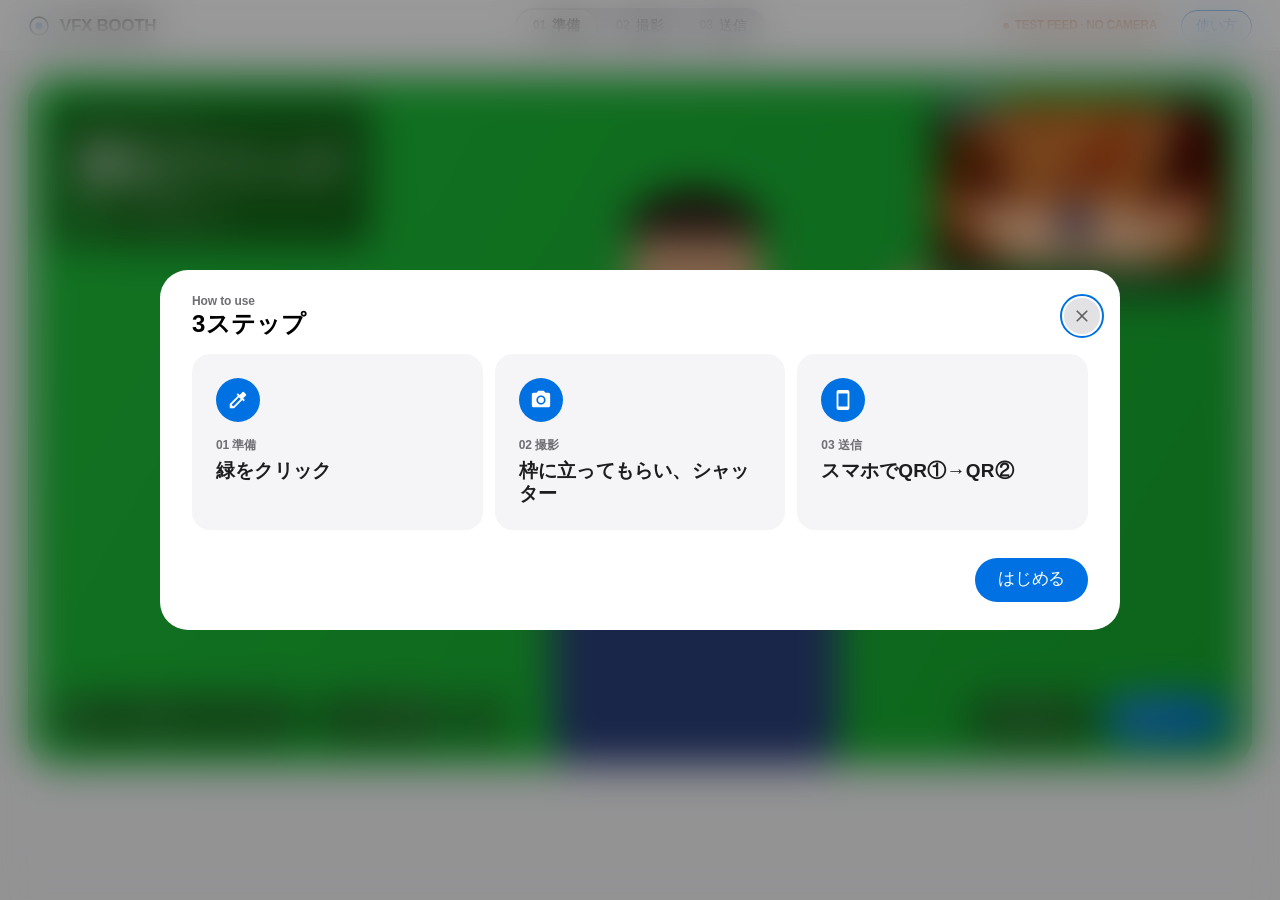
<file: index.html>
<!doctype html>
<html lang="ja">
<head>
<meta charset="utf-8">
<meta name="viewport" content="width=device-width,initial-scale=1">
<title>VFX BOOTH</title>
<link rel="stylesheet" href="m3.css">
<link rel="stylesheet" href="app.css">
</head>
<body>
<div class="bg" aria-hidden="true"><div class="limb"><i class="limb-glow"></i><i class="limb-core"></i></div></div>

<header class="nav">
  <div class="brand">
    <svg width="22" height="22" viewBox="0 0 32 32" aria-hidden="true"><circle cx="16" cy="16" r="13" fill="none" stroke="#1D1D1F" stroke-width="2.4"/><circle cx="16" cy="16" r="5" fill="#0071E3"/></svg>
    <span>VFX BOOTH</span>
  </div>
  <nav class="phases" id="phases" aria-label="手順">
    <button data-v="1"><span class="mono">01</span>準備</button>
    <button data-v="2"><span class="mono">02</span>撮影</button>
    <button data-v="3"><span class="mono">03</span>送信</button>
  </nav>
  <div class="nav-end">
    <span id="camChip" class="chip warn">CAMERA</span>
    <button id="helpBtn" class="btn outlined" style="height:44px">使い方</button>
  </div>
</header>

<!-- 01 準備 -->
<main class="view" id="v1" hidden>
  <div class="frame">
    <canvas id="raw" width="1280" height="720"></canvas>
    <div class="matte" id="matteBox"></div>
    <div class="ring" id="ring"></div>
    <div class="panel tl">
      <div class="eyebrow">Step 01 · Chroma key</div>
      <div class="display" id="setTitle">緑をクリック</div>
      <div class="swatch-row"><span id="swatch" class="swatch"></span><span class="eyebrow" id="setSub">画面の緑の背景</span></div>
    </div>
    <div class="preview">
      <canvas id="prev" width="640" height="360"></canvas>
      <div class="eyebrow">Result</div>
    </div>
    <div class="bar bl">
      <label class="pill-select"><i data-ic="camera"></i><select id="camSel" aria-label="カメラ"></select></label>
      <button id="matteBtn" class="btn outlined dim" aria-pressed="false"><i data-ic="crop"></i>抜く範囲</button>
      <button id="matteReset" class="btn text" hidden>全体に戻す</button>
      <button id="tuneBtn" class="icon-btn" aria-label="微調整"><i data-ic="tune"></i></button>
    </div>
    <div class="bar br">
      <button id="autoKey" class="btn outlined dim">自動で取る</button>
      <button id="toLive" class="btn filled">撮影へ<i data-ic="next"></i></button>
    </div>
  </div>
</main>

<!-- 02 撮影 -->
<main class="view" id="v2" hidden>
  <div class="frame live">
    <canvas id="stage" width="1280" height="720"></canvas>
    <div class="standbox"></div><div class="standtag mono">立ち位置</div>
    <div class="livetag mono"><i></i>LIVE</div>
    <div id="count" class="count" aria-live="assertive"></div>
    <div id="flash" class="flash"></div>
    <div class="scrim"></div>
    <div class="controls">
      <div class="col scenes-col">
        <div class="eyebrow">Scene <b id="sceneName"></b></div>
        <div id="scenes" class="lenses"></div>
      </div>
      <div class="col mid">
        <div class="shutter-row">
          <span class="sp"></span>
          <button id="shoot" class="shutter" aria-label="撮影スタート"><i data-ic="camera"></i></button>
          <button id="cdBtn" class="timer mono" aria-label="カウントダウン">3s</button>
        </div>
        <div class="eyebrow">Shoot · Space</div>
      </div>
      <div class="col last-col">
        <div class="eyebrow" id="lastLabel">Last shot</div>
        <div class="last-row">
          <button id="sendNav" class="btn filled" disabled>スマホへ送る</button>
          <button id="lastThumb" class="last-thumb" aria-label="さっきの写真を見る" disabled><span class="empty">NO SHOT</span></button>
        </div>
      </div>
    </div>
  </div>
</main>

<!-- 03 送信 -->
<main class="view" id="v3" hidden>
  <div class="send">
    <section class="s-col s1">
      <div class="eyebrow">01</div>
      <div class="display h">ページを開く</div>
      <div class="qr small"><canvas id="qr1"></canvas></div>
      <label class="field" style="margin-top:8px"><span>URL</span><input id="recvUrl" spellcheck="false" aria-label="受信ページのアドレス"></label>
    </section>
    <section class="s-col s2">
      <div class="eyebrow acid">02</div>
      <div class="display h">ページで読み取る</div>
      <div class="qr big"><canvas id="qr2"></canvas><div id="qrBadge" class="qr-badge mono"></div></div>
      <div class="prog"><div id="progBar"></div></div>
    </section>
    <section class="s-col s3">
      <div class="eyebrow" id="photoLabel">Photo</div>
      <img id="sendImg" class="send-img" alt="送る写真">
      <div id="sendInfo" class="eyebrow"></div>
      <div class="note"><i data-ic="lock"></i>ネットには送られません</div>
      <div class="s3-actions">
        <button id="backLive" class="btn filled">撮影に戻る</button>
        <button id="sPause" class="icon-btn" aria-label="一時停止"><i data-ic="pause"></i></button>
        <button id="showBig" class="icon-btn" aria-label="画面で見せる"><i data-ic="image"></i></button>
        <button id="optBtn" class="icon-btn" aria-label="画質と速さ"><i data-ic="tune"></i></button>
      </div>
    </section>
  </div>
</main>

<!-- 撮影結果 -->
<dialog id="resDlg">
  <div class="dlg-head"><div><div class="eyebrow">Result</div><div class="headline-s">撮影できました</div></div><button class="icon-btn" data-close aria-label="閉じる"><i data-ic="close"></i></button></div>
  <div class="dlg-body"><img id="resImg" class="res-img" alt="撮影した写真"></div>
  <div class="dlg-actions">
    <button id="retake" class="btn text">撮り直す</button>
    <button id="saveBtn" class="btn tonal"><i data-ic="download"></i>PCに保存</button>
    <button id="sendBtn" class="btn filled"><i data-ic="phone"></i>スマホへ送る</button>
  </div>
</dialog>

<!-- 微調整 -->
<dialog id="tuneDlg" style="max-width:480px">
  <div class="dlg-head"><div><div class="eyebrow">Fine tune</div><div class="headline-s">微調整</div></div><button class="icon-btn" data-close aria-label="閉じる"><i data-ic="close"></i></button></div>
  <div class="dlg-body">
    <div class="slider"><label for="sim">消す強さ</label><output id="simO"></output><input id="sim" type="range" min="0.02" max="0.40" step="0.005"><small>体まで消えたら下げる／緑が残ったら上げる</small></div>
    <div class="slider"><label for="smo">ふちのなめらかさ</label><output id="smoO"></output><input id="smo" type="range" min="0.01" max="0.30" step="0.005"></div>
    <div class="slider"><label for="spill">緑のにじみを消す</label><output id="spillO"></output><input id="spill" type="range" min="0" max="1" step="0.05"></div>
    <div class="slider"><label for="pscale">人の大きさ</label><output id="pscaleO"></output><input id="pscale" type="range" min="0.4" max="1.6" step="0.01"></div>
    <div class="slider"><label for="px">位置 左右</label><output id="pxO"></output><input id="px" type="range" min="-0.5" max="0.5" step="0.01"></div>
    <div class="slider"><label for="py">位置 上下</label><output id="pyO"></output><input id="py" type="range" min="-0.3" max="0.4" step="0.01"></div>
    <div class="slider"><label for="amt">シーンの色になじませる</label><output id="amtO"></output><input id="amt" type="range" min="0" max="0.8" step="0.01"></div>
    <label class="switch">左右反転(鏡)<input id="mirror" type="checkbox" checked></label>
    <label class="switch">背景を動かす<input id="anim" type="checkbox" checked></label>
  </div>
  <div class="dlg-actions"><button id="resetSet" class="btn text">リセット</button><button class="btn filled" data-close>OK</button></div>
</dialog>

<!-- 送信オプション -->
<dialog id="optDlg" style="max-width:480px">
  <div class="dlg-head"><div><div class="eyebrow">Transfer</div><div class="headline-s">画質と速さ</div></div><button class="icon-btn" data-close aria-label="閉じる"><i data-ic="close"></i></button></div>
  <div class="dlg-body" style="display:flex;flex-direction:column;gap:16px">
    <div><div class="eyebrow" style="margin-bottom:8px">画質</div>
      <div class="seg" id="qltSeg"><button data-v="480">かんたん</button><button data-v="640">ふつう</button><button data-v="960">きれい</button></div></div>
    <div><div class="eyebrow" style="margin-bottom:8px">速さ</div>
      <div class="seg" id="spdSeg"><button data-v="4">ゆっくり</button><button data-v="6">ふつう</button><button data-v="8">速い</button></div></div>
    <p class="body-m muted">読み取れない時は「ゆっくり」に。画面を明るくして、30cmほど離して。</p>
  </div>
  <div class="dlg-actions"><button class="btn filled" data-close>OK</button></div>
</dialog>

<!-- 使い方 -->
<dialog id="helpDlg">
  <div class="dlg-head"><div><div class="eyebrow">How to use</div><div class="headline-s">3ステップ</div></div><button class="icon-btn" data-close aria-label="閉じる"><i data-ic="close"></i></button></div>
  <div class="dlg-body">
    <div class="how">
      <div class="how-c"><div class="how-ic"><i data-ic="pick"></i></div><div class="eyebrow">01 準備</div><div class="title-m">緑をクリック</div></div>
      <div class="how-c"><div class="how-ic"><i data-ic="camera"></i></div><div class="eyebrow">02 撮影</div><div class="title-m">枠に立ってもらい、シャッター</div></div>
      <div class="how-c"><div class="how-ic"><i data-ic="phone"></i></div><div class="eyebrow">03 送信</div><div class="title-m">スマホでQR①→QR②</div></div>
    </div>
  </div>
  <div class="dlg-actions"><button class="btn filled" data-close>はじめる</button></div>
</dialog>

<div id="snack" role="status"></div>
<script src="vendor/qrcode.js"></script>
<script src="config.js"></script>
<script src="common.js"></script>
<script src="fx.js"></script>
<script src="app.js"></script>
</body>
</html>
</file>
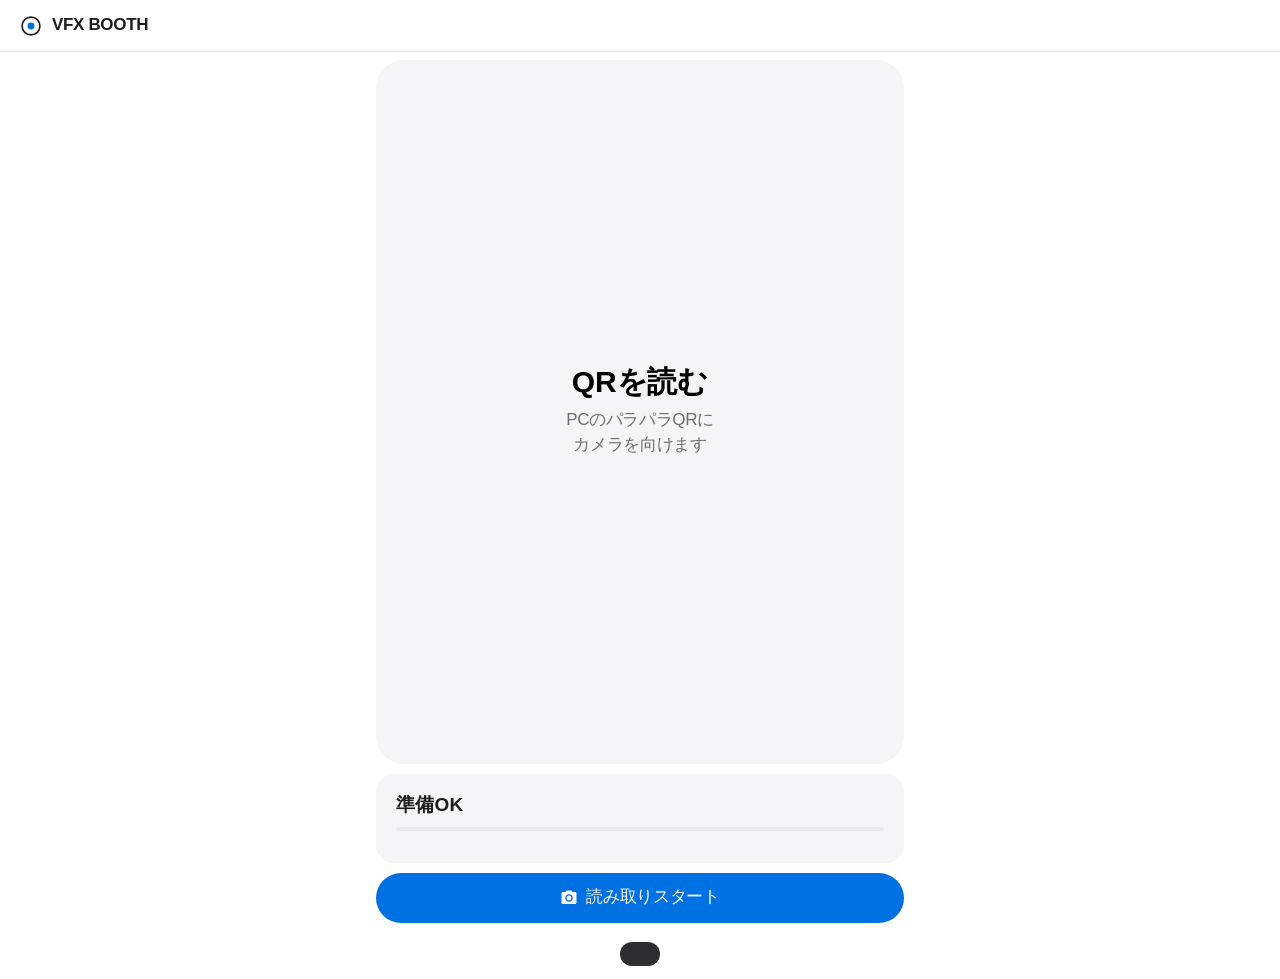
<file: receive.html>
<!doctype html>
<html lang="ja">
<head>
<meta charset="utf-8">
<meta name="viewport" content="width=device-width,initial-scale=1,viewport-fit=cover">
<meta name="theme-color" content="#000000">
<title>VFX BOOTH 受信</title>
<link rel="stylesheet" href="m3.css">
<style>
body { background: var(--canvas); padding-bottom: 40px; }
.bar { position: sticky; top: 0; z-index: 5; display: flex; align-items: center; gap: 10px; height: 52px; padding: 0 20px; background: rgba(255,255,255,.8); backdrop-filter: saturate(180%) blur(20px); border-bottom: 1px solid rgba(0,0,0,.08); }
.bar .title-m { font-size: 17px; letter-spacing: -.02em; }
main { max-width: 560px; margin: 0 auto; padding: 8px 16px 16px; display: flex; flex-direction: column; gap: 14px; }
.cam { position: relative; border-radius: var(--r-xl); overflow: hidden; background: var(--surface); aspect-ratio: 3/4; }
.cam video { width: 100%; height: 100%; object-fit: cover; display: block; }
.cam .guide { position: absolute; inset: 10% 8%; border: 2px dashed rgba(255,255,255,.7); border-radius: var(--r-m); box-shadow: 0 0 0 999px rgba(0,0,0,.32); pointer-events: none; transition: border-color .15s; }
.cam .guide.hit { border: 3px solid var(--primary); box-shadow: 0 0 0 999px rgba(0,0,0,.32), 0 0 0 6px rgba(0,113,227,.3); }
.cam .ph { position: absolute; inset: 0; display: grid; place-items: center; text-align: center; padding: 24px; }
.cam .hint { position: absolute; left: 12px; right: 12px; bottom: 12px; padding: 10px 14px; border-radius: 999px; background: rgba(29,29,31,.72); backdrop-filter: blur(20px); color: #fff; font-size: 14px; font-weight: 600; text-align: center; }
.stat { display: flex; align-items: baseline; justify-content: space-between; gap: 12px; }
.grid { display: grid; grid-template-columns: repeat(auto-fill, minmax(16px, 1fr)); gap: 4px; margin-top: 12px; }
.grid i { aspect-ratio: 1; border-radius: 3px; background: var(--sc-highest); transition: background .15s; }
.grid i.on { background: var(--primary); }
.prog { height: 4px; border-radius: 2px; background: var(--sc-highest); overflow: hidden; margin-top: 10px; }
.prog > div { height: 100%; width: 0; background: var(--primary); transition: width .15s; }
.done { text-align: center; }
.done img { width: 100%; border-radius: var(--r-xl); display: block; -webkit-touch-callout: default; }
.row { display: flex; flex-direction: column; gap: 10px; }
.btn { height: 50px; width: 100%; }
.ph .display { color: var(--ink); }
</style>
</head>
<body>
<div class="bar"><svg width="22" height="22" viewBox="0 0 32 32" aria-hidden="true"><circle cx="16" cy="16" r="13" fill="none" stroke="#1D1D1F" stroke-width="2.4"/><circle cx="16" cy="16" r="5" fill="#0071E3"/></svg><span class="title-m">VFX BOOTH</span></div>
<main>
  <div id="scan" class="row">
    <div class="cam">
      <video id="v" playsinline muted></video>
      <div class="guide" id="guide" hidden></div>
      <div class="ph" id="ph"><div><div class="display" style="font-size:30px">QRを読む</div><div class="body-m muted" style="margin-top:10px">PCのパラパラQRに<br>カメラを向けます</div></div></div>
      <div class="hint" id="hint" hidden></div>
    </div>
    <div class="card">
      <div class="stat"><div class="title-m" id="msg">準備OK</div><div class="label-l mono" id="cnt" style="color:var(--primary)"></div></div>
      <div class="prog"><div id="bar"></div></div>
      <div class="grid" id="grid"></div>
    </div>
    <button id="start" class="btn filled"><i data-ic="camera"></i>読み取りスタート</button>
  </div>
  <div id="result" class="done" hidden>
    <div class="chip ok" style="margin-bottom:12px">DONE · 全部集まりました</div>
    <img id="img" alt="受け取った写真">
    <p class="body-m muted" style="margin:10px 0">写真を長押しして「写真に追加」でも保存できます</p>
    <div class="row">
      <a id="dl" class="btn filled" download="vfx"><i data-ic="download"></i>保存する</a>
      <button id="share" class="btn tonal" hidden><i data-ic="share"></i>共有・写真に追加</button>
      <button id="again" class="btn outlined"><i data-ic="replay"></i>次の写真を受け取る</button>
    </div>
  </div>
</main>
<div id="snack"></div>
<script src="vendor/zbar.js"></script>
<script src="vendor/jsQR.js"></script>
<script src="common.js"></script>
<script>
'use strict';
const $ = s => document.querySelector(s);
VFX.hydrateIcons();
const v = $('#v');
let stream = null, running = false, dec = null, blobUrl = null, lastHit = 0, lastNew = 0, startedAt = 0;
const cv = document.createElement('canvas'), cx = cv.getContext('2d', { willReadFrequently: true });
// 読み取りは ZBar(WebAssembly)。ぼけ・ノイズ・傾きに強い。読み込めない時だけ jsQR に切り替える。
let useZbar = typeof zbarWasm !== 'undefined';

function snack(m) { const e = $('#snack'); e.textContent = m; e.classList.add('show'); clearTimeout(snack.t); snack.t = setTimeout(() => e.classList.remove('show'), 2800); }
function resetState() {
  dec = null; $('#grid').innerHTML = ''; $('#bar').style.width = '0'; $('#cnt').textContent = '';
  $('#msg').textContent = 'QRを探しています…'; lastNew = performance.now();
}
function onText(text) {
  const f = VFX.parseFrame(text); if (!f) return;
  lastHit = performance.now();
  if (!dec || dec.sess !== f.sess) {
    resetState(); dec = new VFX.Decoder(f);
    $('#grid').innerHTML = '<i></i>'.repeat(Math.min(f.K, 400));
  }
  if (dec.add(f)) {
    lastNew = performance.now();
    const cells = $('#grid').children;
    for (let i = 0; i < cells.length; i++) cells[i].classList.toggle('on', i < dec.n);
    $('#cnt').textContent = `${dec.n} / ${dec.K}`;
    $('#bar').style.width = (dec.n / dec.K * 100) + '%';
    $('#msg').textContent = '読み取り中… そのまま';
    if (navigator.vibrate) navigator.vibrate(6);
    if (dec.done) finish();
  }
}
function finish() {
  const bytes = dec.result();
  if (!bytes) { snack('うまくつながらなかったのでやり直します'); resetState(); return; }
  const mime = VFX.sniffMime(bytes), blob = new Blob([bytes], { type: mime });
  if (blobUrl) URL.revokeObjectURL(blobUrl); blobUrl = URL.createObjectURL(blob);
  const ext = mime === 'image/webp' ? 'webp' : mime === 'image/png' ? 'png' : 'jpg';
  $('#img').src = blobUrl; $('#dl').href = blobUrl; $('#dl').download = 'vfx.' + ext;
  const f = new File([blob], 'vfx.' + ext, { type: mime });
  $('#share').hidden = !(navigator.canShare && navigator.canShare({ files: [f] }));
  $('#share').onclick = () => navigator.share({ files: [f] }).catch(() => {});
  stopCam(); $('#scan').hidden = true; $('#result').hidden = false;
}
function stopCam() { running = false; if (stream) stream.getTracks().forEach(t => t.stop()); stream = null; v.srcObject = null; $('#guide').hidden = true; $('#hint').hidden = true; $('#ph').hidden = false; }

async function startCam() {
  if (!navigator.mediaDevices || !navigator.mediaDevices.getUserMedia) { snack('この接続ではカメラが使えません'); return; }
  try {
    stream = await navigator.mediaDevices.getUserMedia({ video: { facingMode: { ideal: 'environment' }, width: { ideal: 1920 }, height: { ideal: 1080 } }, audio: false });
  } catch (e) { snack('カメラを許可してください (' + (e.name || e) + ')'); return; }
  try { await stream.getVideoTracks()[0].applyConstraints({ advanced: [{ focusMode: 'continuous' }] }); } catch (e) {}
  v.srcObject = stream; await v.play(); $('#ph').hidden = true; $('#guide').hidden = false;
  resetState(); startedAt = performance.now(); running = true; loop();
}
function hint() {
  const now = performance.now(), h = $('#hint'), g = $('#guide');
  g.classList.toggle('hit', now - lastHit < 400);
  let t = '';
  if (!dec) t = now - startedAt > 8000 ? 'QRが見つかりません。PCの画面を明るくして、枠いっぱいに' : now - startedAt > 3000 ? '少し離して、QR全体を枠に入れて' : '';
  else if (now - lastNew > 2500) t = 'QRが読めていません。距離とピントを調整して';
  h.hidden = !t; h.textContent = t;
}
let busy = false;
async function loop() {
  if (!running) return;
  if (!busy && v.videoWidth) {
    busy = true;
    try {
      const sc = Math.min(1, 1280 / v.videoWidth); cv.width = Math.round(v.videoWidth * sc); cv.height = Math.round(v.videoHeight * sc);
      cx.drawImage(v, 0, 0, cv.width, cv.height);
      const d = cx.getImageData(0, 0, cv.width, cv.height);
      if (useZbar) {
        const syms = await zbarWasm.scanImageData(d);
        syms.forEach(y => onText(y.decode()));
      } else {
        const r = jsQR(d.data, d.width, d.height, { inversionAttempts: 'dontInvert' });
        if (r && r.data) onText(r.data);
      }
    } catch (e) { useZbar = false; }   // ZBarが動かない端末では jsQR に切り替える
    busy = false;
  }
  hint();
  requestAnimationFrame(loop);
}
$('#start').onclick = startCam;
$('#again').onclick = () => { $('#result').hidden = true; $('#scan').hidden = false; resetState(); startCam(); };
</script>
</body>
</html>
</file>
<file: m3.css>
/* VFX BOOTH — 共通デザイン(apple.com DESIGN.md 準拠)
   白 / #F5F5F7 の面、アクセントは青 #0071E3 だけ。影ではなく面の色で奥行き、押すものはピル。
   書体は SF Pro(Mac の system-ui)+ ヒラギノ角ゴ。大きい見出しは字間を詰める。 */
:root {
  color-scheme: light;
  --primary: #0071E3; --primary-hover: #0077ED; --primary-active: #006EDB; --on-primary: #fff;
  --accent: #2997FF; --link: #0066CC;
  --canvas: #fff; --surface: #F5F5F7; --surface-raised: #EBEBED; --neutral-2: #E8E8ED;
  --ink: #000; --body: #1D1D1F; --muted: #6E6E73; --hairline: #D2D2D7;
  --on-surface: var(--body); --on-surface-variant: var(--muted); --outline: #86868B; --outline-variant: var(--hairline); --line-2: var(--hairline);
  --sc-low: var(--surface); --sc-high: var(--canvas); --sc-highest: var(--neutral-2);
  --error: #E30000;
  --r-xs: 8px; --r-s: 11px; --r-m: 18px; --r-l: 18px; --r-xl: 28px; --r-full: 980px;
  --ease: cubic-bezier(.25, .1, .25, 1);
  --font: -apple-system, BlinkMacSystemFont, "SF Pro Text", "Hiragino Sans", "Hiragino Kaku Gothic ProN", "Helvetica Neue", "Noto Sans JP", "Yu Gothic UI", sans-serif;
  --display: -apple-system, BlinkMacSystemFont, "SF Pro Display", "Hiragino Sans", "Hiragino Kaku Gothic ProN", "Helvetica Neue", "Noto Sans JP", "Yu Gothic UI", sans-serif;
  --mono: ui-monospace, "SF Mono", Menlo, monospace;
}
*, *::before, *::after { box-sizing: border-box; margin: 0; -webkit-tap-highlight-color: transparent; }
[hidden] { display: none !important; }
html, body { min-height: 100%; }
body { font-family: var(--font); background: var(--canvas); color: var(--body); font-size: 17px; line-height: 1.47; letter-spacing: -.022em; -webkit-font-smoothing: antialiased; line-break: strict; }
.ic { width: 24px; height: 24px; fill: currentColor; flex: none; }

/* 書体: 見出しは 600、本文は 400。大きいほど行間を詰め字間をマイナスに */
.display { font-family: var(--display); font-weight: 600; font-size: 48px; line-height: 1.08; letter-spacing: -.003em; color: var(--ink); }
.headline-s { font: 600 24px/1.17 var(--display); letter-spacing: .009em; color: var(--ink); }
.title-l { font: 600 28px/1.14 var(--display); letter-spacing: .007em; }
.title-m { font: 600 19px/1.21 var(--display); letter-spacing: .012em; }
.body-m { font-size: 17px; line-height: 1.47; }
.label-l { font-size: 14px; line-height: 1.29; font-weight: 600; letter-spacing: -.016em; }
.label-m { font-size: 12px; line-height: 1.33; font-weight: 600; letter-spacing: -.01em; }
.mono { font-family: var(--font); font-variant-numeric: tabular-nums; }
.eyebrow { font: 600 12px/1.33 var(--font); letter-spacing: -.01em; color: var(--muted); }
.muted { color: var(--muted); }

button, a.btn { font: inherit; color: inherit; border: 0; background: none; cursor: pointer; text-decoration: none; }
:focus-visible { outline: 2px solid var(--primary); outline-offset: 2px; }

/* ボタン: 主=青ピル / 副=線ピル / トーナル=グレー面 */
.btn { position: relative; display: inline-flex; align-items: center; justify-content: center; gap: 8px; height: 44px; padding: 0 22px; border-radius: var(--r-full); border: 1px solid transparent; font-size: 17px; font-weight: 400; letter-spacing: -.022em; white-space: nowrap; user-select: none; touch-action: manipulation; transition: background-color .2s var(--ease), color .2s var(--ease), border-color .2s var(--ease), opacity .2s; }
.btn .ic { width: 18px; height: 18px; }
.btn.filled { background: var(--primary); color: var(--on-primary); }
.btn.filled:hover { background: var(--primary-hover); }
.btn.filled:active { background: var(--primary-active); }
.btn.tonal { background: var(--surface); color: var(--body); }
.btn.tonal:hover { background: var(--neutral-2); }
.btn.outlined { border-color: var(--link); color: var(--link); }
.btn.outlined:hover { background: var(--link); color: #fff; }
.btn.text { color: var(--link); padding: 0 12px; }
.btn.text:hover { text-decoration: underline; }
.btn.block { width: 100%; }
.btn[disabled], .btn[aria-disabled="true"] { opacity: .32; pointer-events: none; }
.icon-btn { width: 36px; height: 36px; border-radius: 50%; display: inline-grid; place-items: center; background: rgba(210,210,215,.64); color: rgba(0,0,0,.56); transition: background-color .2s var(--ease), color .2s; }
.icon-btn .ic { width: 20px; height: 20px; }
.icon-btn:hover { background: rgba(210,210,215,.9); color: var(--ink); }

.seg { display: inline-flex; padding: 2px; background: var(--neutral-2); border-radius: var(--r-s); }
.seg button { height: 32px; padding: 0 16px; font-size: 14px; border-radius: 9px; display: inline-flex; align-items: center; gap: 8px; color: var(--body); transition: background-color .2s; }
.seg button[aria-pressed="true"] { background: var(--canvas); font-weight: 600; box-shadow: 0 1px 3px rgba(0,0,0,.12); }
.chip { display: inline-flex; align-items: center; gap: 6px; height: 28px; padding: 0 12px; border-radius: var(--r-full); font-size: 12px; font-weight: 600; background: var(--surface); color: var(--muted); }
.chip::before { content: ""; width: 6px; height: 6px; border-radius: 50%; background: currentColor; }
.chip.ok { color: #1D8A3A; }
.chip.warn { color: #B64400; }

.card { background: var(--surface); border-radius: var(--r-l); padding: 20px; }
.field { position: relative; display: block; }
.field > span { display: block; margin-bottom: 6px; font-size: 12px; font-weight: 600; color: var(--muted); }
.field select, .field input { width: 100%; height: 44px; border: 1px solid var(--hairline); border-radius: var(--r-s); background: var(--canvas); padding: 0 14px; font: inherit; font-size: 14px; color: var(--body); }
.field select:focus, .field input:focus { outline: 0; border-color: var(--primary); box-shadow: 0 0 0 3px rgba(0,113,227,.25); }

.slider { display: grid; grid-template-columns: 1fr auto; align-items: center; margin: 6px 0; }
.slider label { font-size: 14px; }
.slider output { font-size: 14px; color: var(--muted); font-variant-numeric: tabular-nums; }
.slider input { grid-column: 1 / -1; }
.slider small { grid-column: 1 / -1; color: var(--muted); font-size: 12px; }
input[type=range] { -webkit-appearance: none; appearance: none; width: 100%; height: 28px; background: transparent; cursor: pointer; --pct: 50%; }
input[type=range]::-webkit-slider-runnable-track { height: 4px; border-radius: 2px; background: linear-gradient(to right, var(--primary) var(--pct), var(--hairline) var(--pct)); }
input[type=range]::-webkit-slider-thumb { -webkit-appearance: none; width: 22px; height: 22px; margin-top: -9px; border-radius: 50%; background: #fff; box-shadow: 0 0 0 .5px rgba(0,0,0,.12), 0 2px 6px rgba(0,0,0,.2); }
.switch { display: flex; align-items: center; justify-content: space-between; gap: 12px; min-height: 44px; font-size: 14px; border-top: 1px solid var(--hairline); }
.switch input { appearance: none; width: 51px; height: 31px; border-radius: 16px; background: var(--neutral-2); position: relative; cursor: pointer; transition: background-color .2s; flex: none; }
.switch input::after { content: ""; position: absolute; top: 2px; left: 2px; width: 27px; height: 27px; border-radius: 50%; background: #fff; box-shadow: 0 2px 6px rgba(0,0,0,.2); transition: left .2s var(--ease); }
.switch input:checked { background: #34C759; }
.switch input:checked::after { left: 22px; }

dialog { margin: auto; border: 0; padding: 0; border-radius: var(--r-xl); background: var(--canvas); color: var(--body); max-width: min(960px, calc(100vw - 32px)); width: 100%; max-height: calc(100vh - 32px); overflow: auto; }
dialog::backdrop { background: rgba(0,0,0,.4); backdrop-filter: blur(20px); }
dialog[open] { animation: pop .35s var(--ease) both; }
@keyframes pop { from { opacity: 0; transform: scale(.97); } }
.dlg-head { display: flex; align-items: center; gap: 8px; padding: 24px 20px 8px 32px; }
.dlg-head > div:first-child { flex: 1; min-width: 0; }
.dlg-body { padding: 8px 32px 16px; }
.dlg-actions { display: flex; gap: 10px; justify-content: flex-end; padding: 12px 32px 28px; flex-wrap: wrap; }

#snack { position: fixed; left: 50%; bottom: 24px; transform: translate(-50%, 90px); background: rgba(29,29,31,.92); backdrop-filter: blur(20px); color: #fff; padding: 12px 20px; border-radius: var(--r-full); font-size: 14px; transition: transform .3s var(--ease); z-index: 99; max-width: 92vw; }
#snack.show { transform: translate(-50%, 0); }
@media (prefers-reduced-motion: reduce) { * { animation: none !important; transition: none !important; } }
</file>
<file: app.css>
html, body { height: 100%; overflow: hidden; background: var(--canvas); }
.bg { display: none; }

/* ナビ: 半透明の白 + ぼかし、44px */
.nav { position: relative; z-index: 5; height: 52px; display: flex; align-items: center; gap: 32px; padding: 0 28px; background: rgba(255,255,255,.8); backdrop-filter: saturate(180%) blur(20px); border-bottom: 1px solid rgba(0,0,0,.08); }
.brand { display: flex; align-items: center; gap: 10px; flex: 1; font: 600 17px var(--display); letter-spacing: -.02em; color: var(--ink); }
.phases { display: flex; gap: 4px; padding: 2px; background: var(--neutral-2); border-radius: var(--r-full); }
.phases button { display: flex; align-items: center; gap: 6px; font-size: 14px; color: var(--body); height: 32px; padding: 0 16px; border-radius: var(--r-full); transition: background-color .2s, color .2s; }
.phases button .mono { color: var(--muted); font-size: 12px; }
.phases button:hover { color: var(--ink); }
.phases button.on { background: var(--canvas); color: var(--ink); font-weight: 600; box-shadow: 0 1px 3px rgba(0,0,0,.12); }
.nav-end { flex: 1; display: flex; align-items: center; justify-content: flex-end; gap: 12px; }
.nav-end .btn { height: 32px !important; padding: 0 14px; font-size: 14px; }

.view { position: relative; z-index: 2; height: calc(100vh - 52px); padding: 24px 28px 28px; display: flex; justify-content: center; align-items: flex-start; background: var(--surface); }
.frame { position: relative; width: min(100%, calc((100vh - 52px - 52px) * 16 / 9)); aspect-ratio: 16 / 9; border-radius: var(--r-xl); overflow: hidden; background: #000; }
.frame > canvas { position: absolute; inset: 0; width: 100%; height: 100%; display: block; }
#raw { cursor: crosshair; }

/* 映像の上に置くもの: 暗い半透明の素材(ガラス) */
.glass, .panel, .bar .btn.dim, .pill-select, .bar .icon-btn, .timer, .standtag { background: rgba(29,29,31,.62); backdrop-filter: saturate(180%) blur(20px); color: #fff; }

/* 01 準備 */
.ring { position: absolute; width: 96px; height: 96px; margin: -48px 0 0 -48px; left: 26%; top: 40%; border-radius: 50%; border: 2px solid #fff; box-shadow: 0 0 0 6px rgba(255,255,255,.2); pointer-events: none; }
.ring::after { content: ""; position: absolute; inset: -2px; border-radius: 50%; border: 2px solid #fff; animation: ping 1.8s var(--ease) infinite; }
.ring.off { display: none; }
@keyframes ping { 0% { transform: scale(.6); opacity: 1; } 100% { transform: scale(1.6); opacity: 0; } }
.panel { position: absolute; padding: 20px 26px 22px; border-radius: var(--r-m); }
.panel .eyebrow { color: rgba(255,255,255,.64); }
.panel.tl { left: 24px; top: 24px; }
.panel .display { margin-top: 6px; font-size: clamp(28px, 3.4vw, 48px); color: #fff; }
.swatch-row { display: flex; align-items: center; gap: 10px; margin-top: 14px; }
.swatch-row .eyebrow { color: rgba(255,255,255,.8); }
.swatch { width: 22px; height: 22px; border-radius: 50%; box-shadow: 0 0 0 2px rgba(255,255,255,.8); background: #2c2; flex: none; }
.preview { position: absolute; right: 24px; top: 24px; width: 24%; border-radius: var(--r-m); overflow: hidden; background: rgba(29,29,31,.62); backdrop-filter: blur(20px); }
.preview canvas { display: block; width: 100%; aspect-ratio: 16/9; }
.preview .eyebrow { padding: 8px 14px; color: rgba(255,255,255,.8); }
.bar { position: absolute; bottom: 24px; display: flex; align-items: center; gap: 10px; }
.bar.bl { left: 24px; } .bar.br { right: 24px; }
.bar .btn.dim { border: 0; }
.bar .btn.dim:hover { background: rgba(29,29,31,.8); color: #fff; }
.pill-select { position: relative; display: inline-flex; align-items: center; gap: 8px; height: 44px; padding: 0 18px; border-radius: var(--r-full); }
.pill-select .ic { width: 16px; height: 16px; }
.pill-select select { appearance: none; background: none; border: 0; color: #fff; font: inherit; font-size: 14px; max-width: 220px; cursor: pointer; }
.pill-select select option { color: #000; }
.bar .icon-btn { width: 44px; height: 44px; }

/* 02 撮影 */
.standbox { position: absolute; left: 50%; top: 9%; bottom: 29%; width: 36%; transform: translateX(-50%); border: 1.5px dashed rgba(255,255,255,.7); border-radius: var(--r-m); pointer-events: none; }
.standtag { position: absolute; left: 50%; top: 5%; transform: translateX(-50%); height: 26px; padding: 0 12px; border-radius: var(--r-full); font-size: 12px; font-weight: 600; line-height: 26px; }
.livetag { position: absolute; left: 20px; top: 20px; display: flex; align-items: center; gap: 6px; height: 26px; padding: 0 10px; border-radius: var(--r-full); background: rgba(29,29,31,.62); backdrop-filter: blur(20px); font-size: 12px; font-weight: 600; color: #fff; }
.livetag i { width: 7px; height: 7px; border-radius: 50%; background: #FF3B30; animation: blink 1.6s infinite; }
@keyframes blink { 50% { opacity: .3; } }
.scrim { position: absolute; left: 0; right: 0; bottom: 0; height: 36%; background: linear-gradient(to top, rgba(0,0,0,.7), transparent); pointer-events: none; }
.controls { position: absolute; left: 28px; right: 28px; bottom: 24px; display: grid; grid-template-columns: minmax(0,1fr) auto minmax(0,1fr); align-items: end; gap: 24px; }
.controls .eyebrow { color: rgba(255,255,255,.72); }
.col { display: flex; flex-direction: column; gap: 12px; }
.eyebrow b { color: #fff; font-weight: 600; font-size: 14px; margin-left: 6px; }
.lenses { display: flex; align-items: center; gap: 12px; }
.lens { position: relative; width: 64px; height: 64px; border-radius: 50%; overflow: hidden; box-shadow: 0 0 0 1px rgba(255,255,255,.3); transition: all .3s var(--ease); flex: none; }
.lens img { width: 100%; height: 100%; object-fit: cover; display: block; opacity: .75; transition: opacity .3s; }
.lens:hover img { opacity: 1; }
.lens[aria-pressed="true"] { width: 80px; height: 80px; box-shadow: 0 0 0 3px #fff; }
.lens[aria-pressed="true"] img { opacity: 1; }
.mid { align-items: center; }
.shutter-row { display: flex; align-items: center; gap: 20px; }
.sp { width: 64px; }
/* シャッター: カメラアプリと同じ、白い輪 + 白い円 */
.shutter { position: relative; width: 84px; height: 84px; border-radius: 50%; border: 4px solid #fff; background: transparent; display: grid; place-items: center; transition: transform .2s var(--ease); }
.shutter::before { content: ""; position: absolute; inset: 4px; border-radius: 50%; background: #fff; transition: inset .15s var(--ease); }
.shutter .ic { position: relative; z-index: 1; width: 28px; height: 28px; color: var(--ink); }
.shutter:hover::before { inset: 6px; }
.shutter:active::before { inset: 9px; }
.shutter[disabled] { opacity: .4; pointer-events: none; }
.timer { width: 64px; height: 36px; border-radius: var(--r-full); font-size: 14px; font-weight: 600; }
.last-col { align-items: flex-end; }
.last-row { display: flex; align-items: center; gap: 12px; }
.last-thumb { width: 144px; aspect-ratio: 16/9; border-radius: var(--r-s); box-shadow: 0 0 0 1px rgba(255,255,255,.3); overflow: hidden; background: rgba(29,29,31,.62); display: grid; place-items: center; }
.last-thumb img { width: 100%; height: 100%; object-fit: cover; display: block; }
.last-thumb .empty { font-size: 11px; font-weight: 600; color: rgba(255,255,255,.6); }
.count { position: absolute; inset: 0; display: grid; place-items: center; font: 600 min(24vw, 280px)/1 var(--display); letter-spacing: -.04em; color: #fff; text-shadow: 0 4px 40px rgba(0,0,0,.4); pointer-events: none; }
.count span { display: inline-block; animation: cpop 1s var(--ease); }
@keyframes cpop { 0% { transform: scale(1.3); opacity: 0; } 25% { opacity: 1; } 100% { transform: scale(.92); opacity: .15; } }
.flash { position: absolute; inset: 0; background: #fff; opacity: 0; pointer-events: none; }
.flash.go { animation: fl .5s ease-out; }
@keyframes fl { 0% { opacity: 1; } 100% { opacity: 0; } }
.res-img { width: 100%; max-height: 66vh; object-fit: contain; border-radius: var(--r-m); display: block; background: #000; }

/* 03 送信: 白い面の上に3カラム */
#v3 { background: var(--canvas); }
.send { width: 100%; height: 100%; display: flex; align-items: center; justify-content: center; gap: clamp(32px, 5vw, 80px); }
.s-col { display: flex; flex-direction: column; gap: 14px; flex: none; }
.s1 { width: clamp(180px, 17vw, 250px); }
.s3 { width: clamp(200px, 19vw, 270px); }
.h { font-size: clamp(24px, 2.2vw, 32px); }
.eyebrow.acid { color: var(--primary); }
.qr { background: #fff; border-radius: var(--r-m); padding: 10px; box-shadow: 0 0 0 1px var(--hairline); }
.qr canvas { display: block; margin: 0 auto; image-rendering: pixelated; }
.qr.big { width: min(640px, calc(100vh - 52px - 52px - 150px), 42vw); position: relative; border-radius: var(--r-xl); padding: 18px; background: #fff; box-shadow: 0 0 0 1px var(--hairline), 0 20px 60px rgba(0,0,0,.08); }
.qr-badge { position: absolute; top: 14px; right: 14px; background: var(--primary); color: #fff; border-radius: var(--r-full); padding: 2px 10px; font-size: 12px; font-weight: 600; }
.prog { height: 4px; border-radius: 2px; background: var(--neutral-2); overflow: hidden; }
.prog > div { height: 100%; width: 0; background: var(--primary); transition: width .2s; }
.send-img { width: 100%; aspect-ratio: 16/9; object-fit: cover; border-radius: var(--r-m); background: var(--surface); }
.note { display: flex; align-items: center; gap: 8px; font-size: 14px; color: var(--muted); }
.note .ic { width: 16px; height: 16px; }
.s3-actions { display: flex; gap: 8px; align-items: center; margin-top: 8px; }

.how { display: grid; grid-template-columns: repeat(3, 1fr); gap: 12px; }
.how-c { background: var(--surface); border-radius: var(--r-m); padding: 24px; display: flex; flex-direction: column; gap: 6px; }
.how-ic { width: 44px; height: 44px; border-radius: 50%; background: var(--primary); color: #fff; display: grid; place-items: center; margin-bottom: 10px; }
.how-ic .ic { width: 22px; height: 22px; }

@media (max-width: 900px) { .phases { display: none; } .controls { grid-template-columns: 1fr; } .send { flex-direction: column; overflow: auto; } }

/* 抜く範囲(クロップ) */
.matte { position: absolute; border: 2px dashed rgba(255,255,255,.9); box-shadow: 0 0 0 9999px rgba(0,0,0,.5); pointer-events: none; border-radius: 2px; }
.matte.full { border-color: transparent; box-shadow: none; }
.matte.edit { border-style: solid; border-color: var(--primary); }
.matte.edit::after { content: "ドラッグで囲む"; position: absolute; left: 8px; top: 8px; padding: 4px 10px; border-radius: 999px; background: rgba(0,0,0,.7); color: #fff; font-size: 12px; font-weight: 600; }
#matteBtn[aria-pressed="true"] { outline: 2px solid var(--primary); outline-offset: 1px; }
</file>
